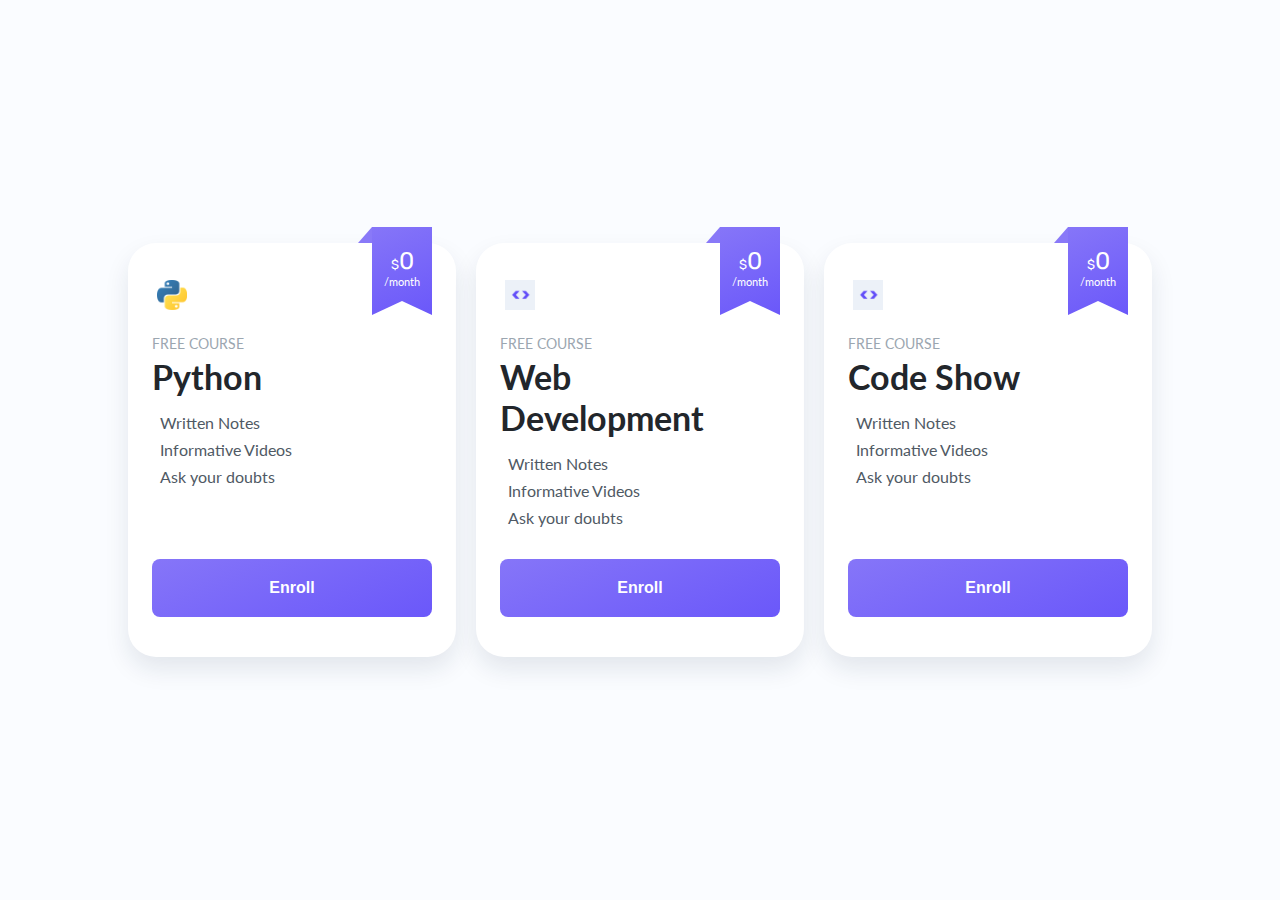
<file: course.html>
<!DOCTYPE html>
    <html lang="en">
    <head>
        <meta charset="UTF-8">
        <meta name="viewport" content="width=device-width, initial-scale=1.0">

        <!--==================== UNICONS ====================-->
        <link rel="stylesheet" href="https://unicons.iconscout.com/release/v3.0.6/css/line.css">

        <!--==================== CSS ====================-->
        <link rel="stylesheet" href="assets/css/styles.css">

        <title>Responsive Card Pricing</title>
    </head>
    <body>
        <section class="card container grid">
            <div class="card__container grid">
                <!--==================== CARD 1 ====================-->
                <article class="card__content grid">
                    <div class="card__pricing">
                        <div class="card__pricing-number">
                            <span class="card__pricing-symbol">$</span>0
                        </div>
                        <span class="card__pricing-month">/month</span>
                    </div>
    
                    <header class="card__header">
                        <div class="card__header-circle grid">
                            <img src="assets/img/pythonlogo.png" alt="" class="card__header-img">
                        </div>
                        
                        <span class="card__header-subtitle">Free course</span>
                        <h1 class="card__header-title">Python</h1>
                    </header>
                    
                    <ul class="card__list grid">
                        <li class="card__list-item">
                            <i class="uil uil-check card__list-icon"></i>
                            <p class="card__list-description">Written Notes</p>
                        </li>
                        <li class="card__list-item">
                            <i class="uil uil-check card__list-icon"></i>
                            <p class="card__list-description">Informative Videos</p>
                        </li>
                        <li class="card__list-item">
                            <i class="uil uil-check card__list-icon"></i>
                            <p class="card__list-description">Ask your doubts</p>
                        </li>
                        
                    </ul>
    
                    <button class="card__button"><b>Enroll</b></button>
                </article>
    
                <!--==================== CARD 2 ====================-->
                <article class="card__content grid">
                    <div class="card__pricing">
                        <div class="card__pricing-number">
                            <span class="card__pricing-symbol">$</span>0
                        </div>
                        <span class="card__pricing-month">/month</span>
                    </div>
    
                    <header class="card__header">
                        <div class="card__header-circle grid">
                            <img src="assets/img/codicon.png" alt="" class="card__header-img">
                        </div>
                        
                        <span class="card__header-subtitle">Free course</span>
                        <h1 class="card__header-title">Web Development</h1>
                    </header>
                    
                    <ul class="card__list grid">
                        <li class="card__list-item">
                            <i class="uil uil-check card__list-icon"></i>
                            <p class="card__list-description">Written Notes</p>
                        </li>
                        <li class="card__list-item">
                            <i class="uil uil-check card__list-icon"></i>
                            <p class="card__list-description">Informative Videos</p>
                        </li>
                        <li class="card__list-item">
                            <i class="uil uil-check card__list-icon"></i>
                            <p class="card__list-description">Ask your doubts</p>
                        </li>
                        
                    </ul>
    
                    <button class="card__button"><b>Enroll</b></button>
                </article>

                <article class="card__content grid">
                    <div class="card__pricing">
                        <div class="card__pricing-number">
                            <span class="card__pricing-symbol">$</span>0
                        </div>
                        <span class="card__pricing-month">/month</span>
                    </div>
    
                    <header class="card__header">
                        <div class="card__header-circle grid">
                            <img src="assets/img/codicon.png" alt="" class="card__header-img">
                        </div>
                        
                        <span class="card__header-subtitle">Free course</span>
                        <h1 class="card__header-title">Code Show</h1>
                    </header>
                    
                    <ul class="card__list grid">
                        <li class="card__list-item">
                            <i class="uil uil-check card__list-icon"></i>
                            <p class="card__list-description">Written Notes</p>
                        </li>
                        <li class="card__list-item">
                            <i class="uil uil-check card__list-icon"></i>
                            <p class="card__list-description">Informative Videos</p>
                        </li>
                        <li class="card__list-item">
                            <i class="uil uil-check card__list-icon"></i>
                            <p class="card__list-description">Ask your doubts</p>
                        </li>
                        
                    </ul>
    
                    <button class="card__button"><b>Enroll</b></button>
                </article>
            </div>
        </section>
        <style>
            /*==================== GOOGLE FONTS ====================*/
@import url("https://fonts.googleapis.com/css2?family=Lato:wght@400;700&family=Rubik&display=swap");

/*==================== VARIABLES CSS ====================*/
:root {
  /*========== Colors ==========*/
  /* Change favorite color - Blue 210 - Purple 250 - Green 142 - Pink 340*/
  --hue-color: 210;

  /* HSL color mode */
  --first-color: #6855FA;
  --first-color-light: #8979F8;
  --first-color-alt: #8979F8;
  --first-color-lighter:  #8979F8;
  --title-color: hsl(var(--hue-color), 12%, 15%);
  --text-color: hsl(var(--hue-color), 12%, 35%);
  --text-color-light: hsl(var(--hue-color), 12%, 65%);
  --white-color: #FFF;
  --body-color: hsl(var(--hue-color), 100%, 99%);
  --container-color: #FFF;

  /*========== Font and typography ==========*/
  --body-font: 'Lato', sans-serif;
  --pricing-font: 'Rubik', sans-serif;
  --biggest-font-size: 1.75rem;
  --normal-font-size: .938rem;
  --h2-font-size: 1.25rem;
  --small-font-size: .813rem;
  --smaller-font-size: .75rem;
  --tiny-font-size: .625rem;

  /*========== Margenes Bottom ==========*/
  --mb-0-25: .25rem;
  --mb-0-5: .5rem;
  --mb-1: 1rem;
  --mb-1-25: 1.25rem;
  --mb-1-5: 1.5rem;
  --mb-2: 2rem;
}

@media screen and (min-width: 968px) {
  :root {
    --biggest-font-size: 2.125rem;
    --h2-font-size: 1.5rem;
    --normal-font-size: 1rem;
    --small-font-size: .875rem;
    --smaller-font-size: .813rem;
    --tiny-font-size: .688rem;
  }
}

/*==================== BASE ====================*/
* {
  box-sizing: border-box;
  padding: 0;
  margin: 0;
}

body {
  font-family: var(--body-font);
  font-size: var(--normal-font-size);
  background-color: var(--body-color);
  color: var(--text-color);
}

ul {
  list-style: none;
}

img {
  max-width: 100%;
  height: auto;
}

/*==================== REUSABLE CSS CLASSES ====================*/
.container {
  max-width: 1024px;
  margin-left: var(--mb-1-5);
  margin-right: var(--mb-1-5);
}

.grid {
  display: grid;
}

/*==================== CARD PRICING ====================*/
.card {
  padding: 3rem 0;
}

.card__container {
  gap: 3rem 1.25rem;
}

.card__content {
  position: relative;
  background-color: var(--container-color);
  padding: 2rem 1.5rem 2.5rem;
  border-radius: 1.75rem;
  box-shadow: 0 12px 24px hsla(var(--hue-color), 61%, 16%, 0.1);
  transition: .4s;
}

.card__content:hover {
  box-shadow: 0 16px 24px hsla(var(--hue-color), 61%, 16%, 0.15);
}

.card__header-img {
  width: 30px;
  height: 30px;
}

.card__header-circle {
  width: 40px;
  height: 40px;
  background-color: white;
  border-radius: 50%;
  margin-bottom: var(--mb-1);
  place-items: center;
}

.card__header-subtitle {
  display: block;
  font-size: var(--smaller-font-size);
  color: var(--text-color-light);
  text-transform: uppercase;
  margin-bottom: var(--mb-0-25);
}

.card__header-title {
  font-size: var(--biggest-font-size);
  color: var(--title-color);
  margin-bottom: var(--mb-1);
}

.card__pricing {
  position: absolute;
  background: linear-gradient(157deg, var(--first-color-light) -12%, var(--first-color) 109%);
  width: 60px;
  height: 88px;
  right: 1.5rem;
  top: -1rem;
  padding-top: 1.25rem;
  text-align: center;
}

.card__pricing-number {
  font-family: var(--pricing-font);
}

.card__pricing-symbol {
  font-size: var(--smaller-font-size);
}

.card__pricing-number {
  font-size: var(--h2-font-size);
}

.card__pricing-month {
  display: block;
  font-size: var(--tiny-font-size);
}

.card__pricing-number, 
.card__pricing-month {
  color: var(--white-color);
}

.card__pricing::after, 
.card__pricing::before {
  content: '';
  position: absolute;
}

.card__pricing::after {
  width: 100%;
  height: 14px;
  background-color: var(--white-color);
  left: 0;
  bottom: 0;
  clip-path: polygon(0 100%, 50% 0, 100% 100%);
}

.card__pricing::before {
  width: 14px;
  height: 16px;
  background-color: var(--first-color-alt);
  top: 0;
  left: -14px;
  clip-path: polygon(0 100%, 100% 0, 100% 100%);
}

.card__list {
  row-gap: .5rem;
  margin-bottom: var(--mb-2);
}

.card__list-item {
  display: flex;
  align-items: center;
}

.card__list-icon {
  font-size: 1.5rem;
  color: var(--first-color);
  margin-right: var(--mb-0-5);
}

.card__button {
  padding: 1.25rem;
  border: none;
  font-size: var(--normal-font-size);
  border-radius: .5rem;
  background: linear-gradient(157deg, var(--first-color-light) -12%, var(--first-color) 109%);
  color: var(--white-color);
  cursor: pointer;
  transition: .4s;
}

.card__button:hover {
  box-shadow: 0 12px 24px hsla(var(--hue-color), 97%, 54%, 0.2);
}

/*==================== MEDIA QUERIES ====================*/
/* For small devices */
@media screen and (max-width: 320px) {
  .container {
    margin-left: var(--mb-1);
    margin-right: var(--mb-1);
  }
  .card__content {
    padding: 2rem 1.25rem;
    border-radius: 1rem;
  }
}

/* For medium devices */
@media screen and (min-width: 568px) {
  .card__container {
    grid-template-columns: repeat(2, 1fr);
  }
  .card__content {
    grid-template-rows: repeat(2, max-content);
  }
  .card__button {
    align-self: flex-end;
  }
}

/* For large devices */
@media screen and (min-width: 968px) {
  .container {
    margin-left: auto;
    margin-right: auto;
  }
  .card {
    height: 100vh;
    align-items: center;
  }
  .card__container {
    grid-template-columns: repeat(3, 1fr);
  }
  .card__header-circle {
    margin-bottom: var(--mb-1-25);
  }
  .card__header-subtitle {
    font-size: var(--small-font-size);
  }
}
        </style>
    </body>
</html>
</file>
<file: assets/css/styles.css>
/*===== GOOGLE FONTS =====*/
@import url("https://fonts.googleapis.com/css2?family=Poppins:wght@400;600;700&display=swap");
/*===== VARIABLES CSS =====*/
:root{
  --header-height: 3rem;
  --font-semi: 600;
}

/*===== Colores =====*/
:root{
  
  --first-color-dark: #4951FF;
  --first-color-darken: #8979F8;
  --white-color: #FCF8F8;
  --first-color: #4951FF;
  --second-color: #0E2431;
}

/*===== Fuente y tipografia =====*/
:root{
  --body-font: 'Poppins', sans-serif;
  --big-font-size: 2rem;
  --h2-font-size: 1.25rem;
  --normal-font-size: 0.938rem;
}
@media screen and (min-width: 768px){
  :root{
    --big-font-size: 3.5rem;
    --h2-font-size: 2rem;
    --normal-font-size: 1rem;
  }
}

/*===== Margenes =====*/
:root{
  --mb-1: 0.5rem;
  --mb-2: 1rem;
  --mb-3: 1.5rem;
  --mb-4: 2rem;
  --mb-5: 2.5rem;
  --mb-6: 3rem;
}

/*===== z index =====*/
:root{
  --z-back: -10;
  --z-normal: 1;
  --z-tooltip: 10;
  --z-fixed: 100;
}

/*===== BASE =====*/
*,::before,::after{
  box-sizing: border-box;
}
html{
  scroll-behavior: smooth;
}
body{
  margin: var(--header-height) 0 0 0;
  font-family: var(--body-font);
  font-size: var(--normal-font-size);
  color: var(--second-color);
}
h1,h2,p{
  margin: 0;
}
ul{
  margin: 0;
  padding: 0;
  list-style: none;
}
a{
  text-decoration: none;
}
img{
  max-width: 100%;
  height: auto;
  display: block;
}

/*===== CLASS CSS ===== */
.section-title{
  position: relative;
  font-size: var(--h2-font-size);
  color: #DBDCFA;
  margin-top: var(--mb-2);
  margin-left: 9%;
  
  margin-bottom: var(--mb-4);
  text-align: left;
}
.course__button{
  display: inline-block;
  background-color:white ;
  color: #4951FF;
  box-shadow: 200vh;
  font-family: 'Poppins' sans-serif;
  margin-left: 7%;
  padding: 1.125rem 2rem;
  border-radius: 8vh;
}

.section{
  padding-top: 3rem;
  padding-bottom: 2rem;
}
.home__button{
  display: inline-block;
  background-color: #0E2431;
  color: var(--white-color);
  font-family: 'Poppins';
  padding: 1.125rem 2rem;
  border-radius: 8vh;
}

.home__button:hover{
  background-color: #4070F4;
}
/*===== LAYOUT =====*/
.bd-grid{
  max-width: 1024px;
  display: grid;
  grid-template-columns: 100%;
  grid-column-gap: 2rem;
  width: calc(100% - 2rem);
  margin-left: var(--mb-2);
  margin-right: var(--mb-2);
}
.l-header{
  width: 100%;
  position: fixed;
  top: 0;
  left: 0;
  z-index: var(--z-fixed);
  background-color: #fff;
  box-shadow: 0 1px 4px rgba(146,161,176,.15);
}

/*===== NAV =====*/
.nav{
  height: var(--header-height);
  display: flex;
  justify-content: space-between;
  align-items: center;
  font-weight: var(--font-semi);
}
@media screen and (max-width: 768px){
  .nav__menu{
    position: fixed;
    top: var(--header-height);
    right: -100%;
    width: 80%;
    height: 100%;
    padding: 2rem;
    background-color: var(--second-color);
    transition: .5s;
  }
}
.nav__item{
  margin-bottom: var(--mb-4);
}
.nav__link{
  position: relative;
  color: #fff;
}
.nav__link:hover{
  position: relative;
}
.nav__link:hover::after{
  position: absolute;
  content: "";
  width: 100%;
  height: 0.18rem;
  left: 0;
  top: 2rem;
  background-color: var(--first-color);
}
.nav__logo{
  color: var(--second-color);
}
.nav__toggle{
  color: var(--second-color);
  font-size: 1.5rem;
  cursor: pointer;
}

/*Active menu*/
.active::after{
  position: absolute;
  content: "";
  width: 100%;
  height: 0.18rem;
  left: 0;
  top: 2rem;
  background-color: var(--first-color);
}

/*=== Show menu ===*/
.show{
  right: 0;
}

/*===== HOME =====*/
.home{
  height: calc(100vh - 3rem);
  row-gap: 1rem;
}
.home__data{
  align-self: center;
}
.home__title{
  font-size: var(--big-font-size);
  margin-bottom: var(--mb-5);
}
.home__title-color{
  color: #4951FF  ;
}
.home__social{
  display: flex;
  flex-direction: column;
}
.home__social-icon{
  width: max-content;
  margin-bottom: var(--mb-2);
  font-size: 1.5rem;
  color: var(--second-color);
}
.home__social-icon:hover{
  color: var(--first-color);
}
.home__img{
  position: absolute;
  right: 0;
  bottom: 0;
  width: 295px;
}
.edu_img{
text-align: right;
}

/*BUTTONS*/
.button{
  display: inline-block;
  background-color: var(--first-color);
  color: #fff;
  padding: .75rem 2.5rem;
  font-weight: var(--font-semi);
  border-radius: .5rem;
}
.button:hover{
  box-shadow: 0 10px 36px rgba(0,0,0,.15);
}

/* ===== ABOUT =====*/
.about__container{
  row-gap: 2rem;
  text-align: center;
}
.about__subtitle{
  margin-bottom: var(--mb-2);
}
.about__img{
  justify-self: center;
}
.about__img img{
  width: 200px;
  border-radius: .5rem;
}

/* ===== SKILLS =====*/
.skills__container{
  row-gap: 2rem;
  text-align: center;
}
.skills__subtitle{
  margin-bottom: var(--mb-2);
}
.skills__text{
  margin-bottom: var(--mb-4);
}
.skills__data{
  display: flex;
  justify-content: space-between;
  align-items: center;
  position: relative;
  font-weight: var(--font-semi);
  padding: .5rem 1rem;
  margin-bottom: var(--mb-4);
  border-radius: .5rem;
  box-shadow: 0 4px 25px rgba(14,36,49,.15);
}
.skills__icon{
  font-size: 2rem;
  margin-right: var(--mb-2);
  color: var(--first-color);
}
.skills__names{
  display: flex;
  align-items: center;
}
.skills__bar{
  position: absolute;
  left: 0;
  bottom: 0;
  background-color: var(--first-color);
  height: .25rem;
  border-radius: .5rem;
  z-index: var(--z-back);
}
.skills__html{
  width: 70%;
}
.skills__css{
  width: 60%;
}
.skills__js{
  width: 40%;
}
.skills__ux{
  width: 85%;
}
.skills__img{
  border-radius: .5rem;
}

/* ===== WORK =====*/
.work__container{
  row-gap: 2rem;
  text-align: center;
  color: #4070F4;
  text-decoration: none;
}
.work__img{
  box-shadow: 0 4px 25px rgba(14,36,49,.15);
  border-radius: .5rem;
  overflow: hidden;
}
.user-name{
  color: #0E2431;
}
.work__img img{
  transition: 1s;
  cursor: pointer;
}
.work__img img:hover{
  transform: scale(1.1);
}

/* ===== CONTACT =====*/

.contact__button{
  display: block;
  border: none;
  outline: none;
  font-size: var(--normal-font-size);
  cursor: pointer;
  margin-left: auto;
}
.container {
  max-width: 968px;
  margin-left: 1rem;
  margin-right: 1rem;
}

/*=============== ACCORDION ===============*/
.accordion {
  display: grid;
  align-content: center;
  height: 100vh;
}

.accordion__container {
  display: grid;
  row-gap: .75rem;
  padding: 2rem 1rem;
  background-color: var(--container-color);
  border-radius: .5rem;
  box-shadow: 0 12px 32px rgba(51, 51, 51, 0.1);
}

.accordion__title {
  font-size: var(--small-font-size);
  color: var(--title-color);
  font-weight: 400;
  margin-top: .15rem;
  transition: .2s;
}

.accordion__header {
  display: flex;
  column-gap: .5rem;
  padding: 1.25rem 1.25rem 1.25rem 1rem;
  cursor: pointer;
}

.accordion__description {
  padding: 0 1.25rem 1.25rem 3rem;
  font-size: var(--smaller-font-size);
}

.accordion__icon {
  font-size: 1.5rem;
  height: max-content;
  color: var(--title-color);
  transition: .3s;
}

.accordion__item {
  box-shadow: 0 2px 6px rgba(38, 38, 38, 0.1);
  background-color: var(--container-color);
  border-radius: .25rem;
  position: relative;
  transition: all .25s ease;
}

.accordion__item::after {
  content: '';
  background-color: var(--first-color);
  width: 5px;
  height: 100%;
  position: absolute;
  top: 0;
  left: 0;
  border-radius: .25rem 0 0 .25rem;
}

.accordion__item:nth-child(1) {
  background-color: #fff7f0;
}

.accordion__item:nth-child(1)::after {
  background-color: #ffc08a;
}

.accordion__item:nth-child(2) {
  background-color: #f0f0ff;
}

.accordion__item:nth-child(2)::after {
  background-color: #8a8aff;
}

.accordion__item:nth-child(3) {
  background-color: #fff0f3;
}

.accordion__item:nth-child(3)::after {
  background-color: #ff8aa1;
}

.accordion__item:nth-child(4) {
  background-color: #f0faff;
}

.accordion__item:nth-child(4)::after {
  background-color: #8ad8ff;
}
.accordion__item:nth-child(5) {
  background-color: #fff7f0;
}

.accordion__item:nth-child(5)::after {
  background-color: #ffc08a;
}
.accordion__content {
  overflow: hidden;
  height: 0;
  transition: all .25s ease;
}

/*Rotate icon and add font weight to titles*/
.accordion-open .accordion__icon {
  transform: rotate(45deg);
}

.accordion-open .accordion__title {
  font-weight: 600;
}

/*=============== MEDIA QUERIES ===============*/
/* For medium devices */
@media screen and (min-width: 576px) {
  .accordion__container {
    width: 550px;
    padding: 2.5rem;
    justify-self: center;
    border-radius: .75rem;
  }
  .accordion__header {
    padding: 1.5rem;
  }
  .accordion__title {
    padding-right: 3.5rem;
  }
  .accordion__description {
    padding: 0 4rem 1.25rem 3.5rem;
  }
}

/* For large devices */
@media screen and (min-width: 968px) {
  .container {
    margin-left: auto;
    margin-right: auto;
  }
}
.home__buttonr{
  display: inline-block;
  background-color: black;
  color: white;
  padding: 1.125rem 2rem;
  border-radius: .5rem;
}

.home__buttonr:hover{
  background-color: black;
  color: white;
}

/* ===== FOOTER =====*/
.footer{
  background-color: var(--second-color);
  color: #fff;
  text-align: center;
  font-weight: var(--font-semi);
  padding: 2rem 0;
}
.footer__title{
  font-size: 2rem;
  margin-bottom: var(--mb-4);
}
.footer__social{
  margin-bottom: var(--mb-4);
}
.footer__icon{
  font-size: 1.5rem;
  color: #fff;
  margin: 0 var(--mb-2)
}

/* ===== MEDIA QUERIES=====*/
@media screen and (min-width: 768px){
  body{
    margin: 0;
  }
  .section{
    padding-top: 4rem;
    padding-bottom: 3rem;
  }
  .section-title{
    margin-bottom: var(--mb-6);
  }
  .section-title::after{
    width: 80px;
    top: 3rem;
  }

  .nav{
    height: calc(var(--header-height) + 1rem);
  }
  .nav__list{
    display: flex;
    padding-top: 0;
  }
  .nav__item{
    margin-left: var(--mb-6);
    margin-bottom: 0;
  }
  .nav__toggle{
    display: none;
  }
  .nav__link{
    color: var(--second-color);
  }

  .home{
    height: 100vh;
  }
  .home__data{
    align-self: flex-end;
  }
  .home__social{
    padding-top: 0;
    padding-bottom: 2.5rem;
    flex-direction: row;
    align-self: flex-end;
  }
  .home__social-icon{
    margin-bottom: 0;
    margin-right: var(--mb-4);
  }
  .home__img{
    width: 457px;
    bottom: 15%;
  }

  .about__container, .skills__container{
    grid-template-columns: repeat(2,1fr);
    align-items: center;
    text-align: initial;
  }
  .about__img img{
    width: 300px;
  }
  .work__container{
    grid-template-columns: repeat(3, 1fr);
    grid-template-rows: repeat(2,1fr);
    column-gap: 2rem;
  }
  .contact__form{
    width: 360px;
  }
  .contact__container{
    justify-items: center;
  }
}

@media screen and (min-width: 1024px){
  .bd-grid{
    margin-left: auto;
    margin-right: auto;
  }
  .home__img{
    right: 10%;
  }
}
</file>
